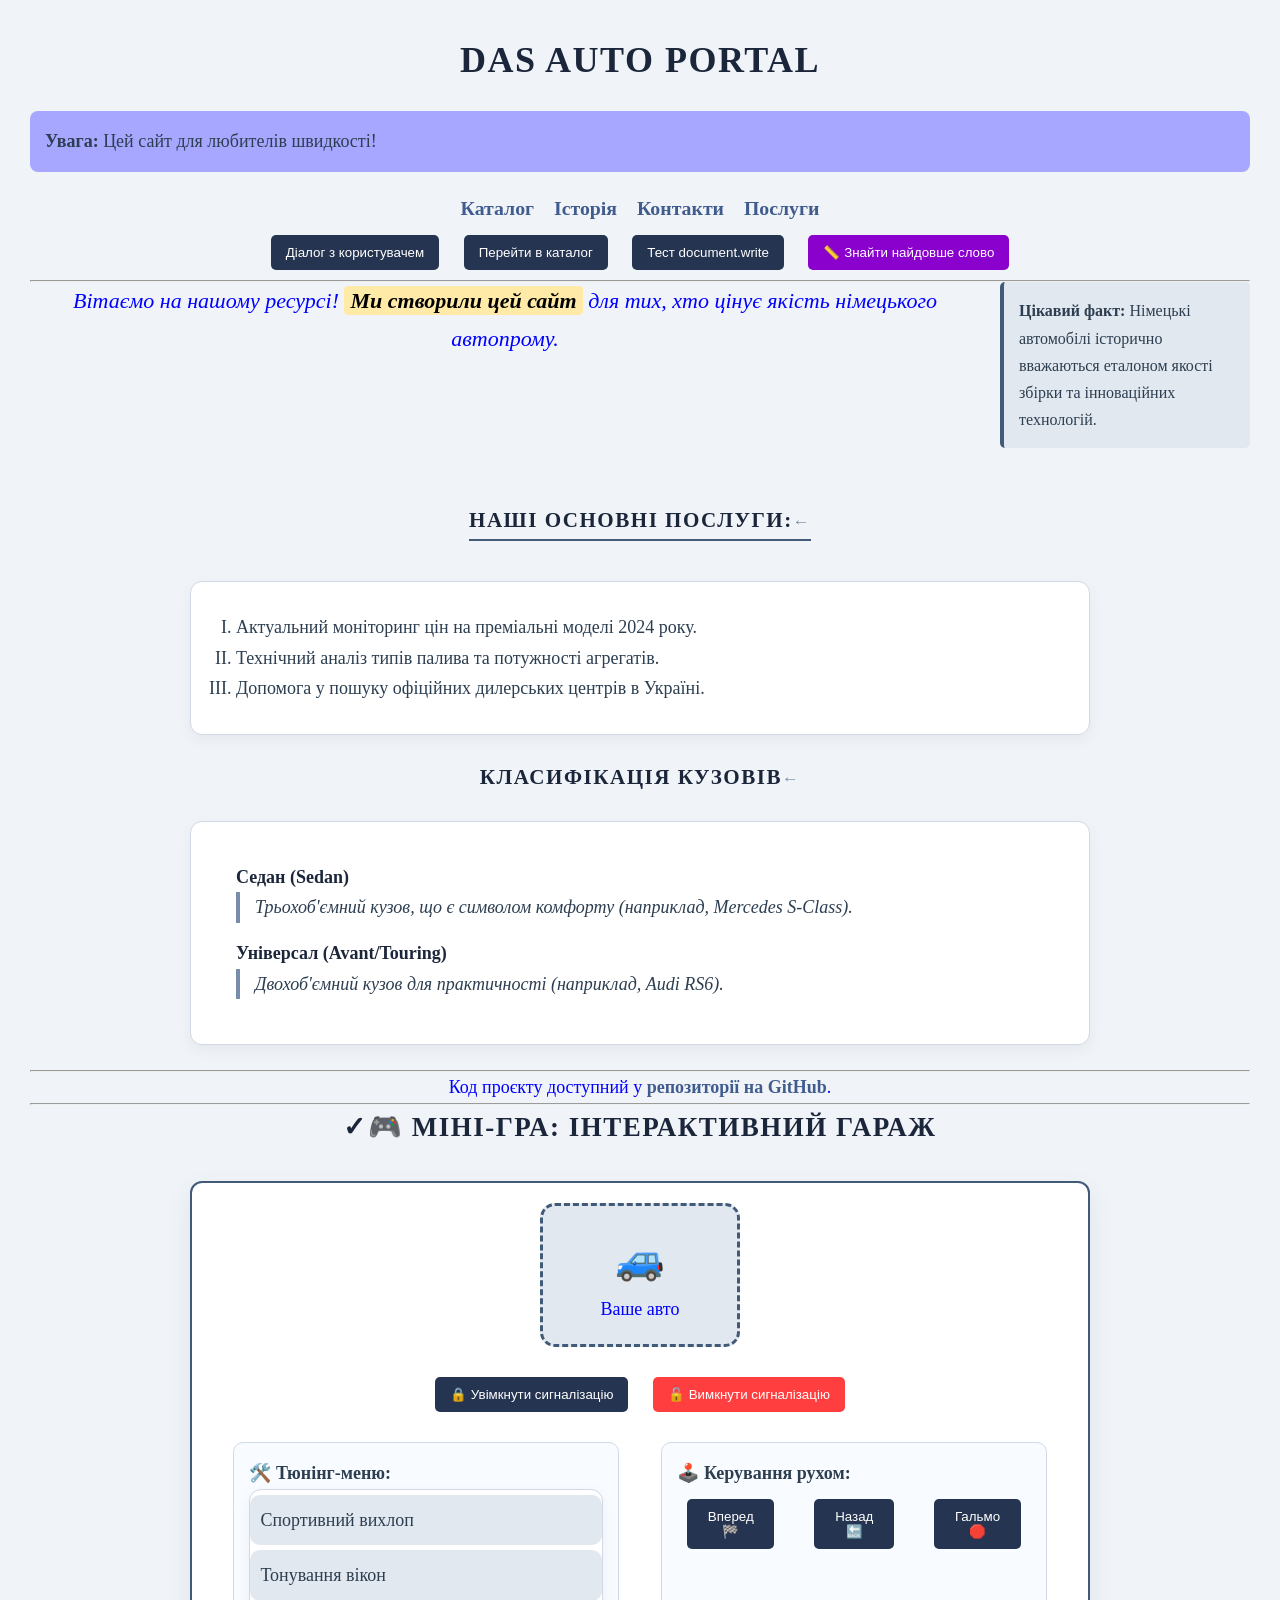
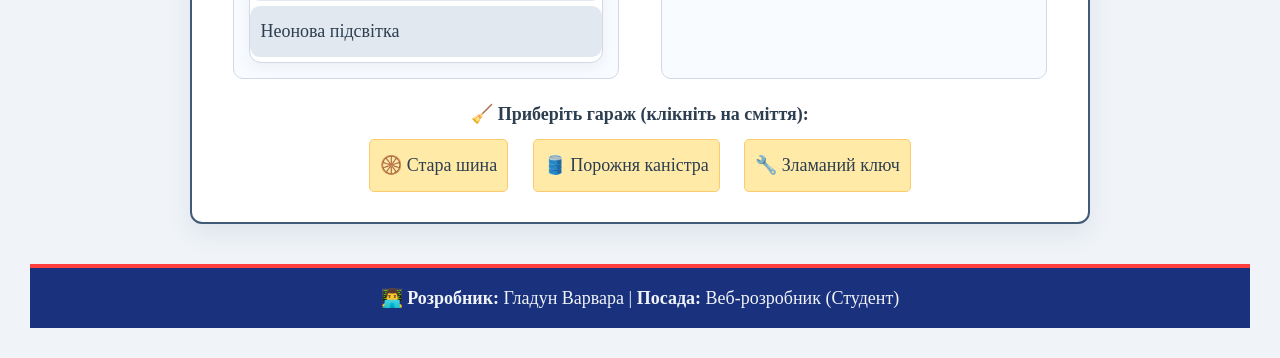
<file: index.html>
<!DOCTYPE html>
<html lang="uk">

<head>
    <meta charset="UTF-8">
    <meta name="author" content="Hladun Varvara">
    <title>Das Auto Portal — Головна</title>
    <link rel="stylesheet" href="style.css">

    <style>
        a {
            color: #405b8e;
            font-weight: bold;
        }
        
        p {
            color: blue !important;
        }
        
        .action-btn {
            margin: 10px;
            padding: 10px 15px;
            cursor: pointer;
            background: #253450;
            color: white;
            border: none;
            border-radius: 5px;
        }
    </style>
</head>

<body>
    <h1 id="main-title">Das Auto Portal</h1>

    <p align="center" style="font-size: 1.1em; word-spacing: 15px;">
        <a href="brands.html"><b>Каталог</b></a>
        <a href="history.html"><b>Історія</b></a>
        <a href="contacts.html"><b>Контакти</b></a>
        <a href="#services"><b>Послуги</b></a>
    </p>

    <!-- Панель кнопок для виклику функцій з зовнішнього скрипта -->
    <div align="center">
        <button class="action-btn" onclick="userDialog()">Діалог з користувачем</button>
        <button class="action-btn" onclick="redirectToCatalog()">Перейти в каталог</button>
        <button class="action-btn" onclick="testDocumentWrite()">Тест document.write</button>
        <button id="compare-strings-btn" class="action-btn" style="background: #8a01ce;">📏 Знайти найдовше слово</button>

    </div>

    <hr>

    <div class="clearfix">
        <div class="float-right" id="fact-block">
            <b>Цікавий факт:</b> Німецькі автомобілі історично вважаються еталоном якості збірки та інноваційних технологій.
        </div>
        <p style="text-align: center ; font-size: 22px; color: #ff3f3f ; font-style: italic;">
            Вітаємо на нашому ресурсі! <span class="accent">Ми створили цей сайт</span> для тих, хто цінує якість німецького автопрому.
        </p>
    </div>

    <h3 id="services">Наші основні послуги:</h3>
    <ol type="I" id="services-list">
        <li>Актуальний моніторинг цін на преміальні моделі 2024 року.</li>
        <li>Технічний аналіз типів палива та потужності агрегатів.</li>
        <li class="remove-me">Допомога у пошуку офіційних дилерських центрів в Україні.</li>
    </ol>

    <h3>Класифікація кузовів</h3>
    <dl>
        <dt><b>Седан (Sedan)</b></dt>
        <dd>Трьохоб'ємний кузов, що є символом комфорту (наприклад, Mercedes S-Class).</dd>
        <dt><b>Універсал (Avant/Touring)</b></dt>
        <dd>Двохоб'ємний кузов для практичності (наприклад, Audi RS6).</dd>
    </dl>

    <hr>
    <p align="center">
        Код проєкту доступний у <a href="https://github.com/varyuuun/cars_project" target="_blank">репозиторії на GitHub</a>.
    </p>


    <script>
        // Застосування функцій alert, prompt, confirm 
        let isReady = confirm("Бажаєте налаштувати сторінку під себе?");
        if (isReady) {
            let userName = prompt("Як вас звати?", "Гість");
            if (userName) {
                alert("Вітаємо, " + userName + ", на порталі Das Auto!");
            }
        } else {
            alert("Ви переглядаєте сторінку у стандартному режимі.");
        }
    </script>

    <hr>
    <h2 id="game-title">🎮 Міні-гра: Інтерактивний Гараж</h2>

    <div class="game-container">
        <!-- Машинка. onmouseenter додано через атрибут -->
        <div id="game-car" class="car-object" onmouseenter="inspectCar()">
            <span style="font-size: 40px;">🚙</span>
            <p>Ваше авто</p>
        </div>

        <div align="center" style="margin-top: 20px;">
            <button id="lock-btn" class="action-btn">🔒 Увімкнути сигналізацію</button>
            <button id="unlock-btn" class="action-btn" style="background: #ff3f3f;">🔓 Вимкнути сигналізацію</button>
        </div>

        <div class="game-panels">
            <!-- Меню списку: Тюнінг (Делегування) -->
            <div class="panel">
                <h4>🛠️ Тюнінг-меню:</h4>
                <ul id="tuning-list" class="tuning-list">
                    <li>Спортивний вихлоп</li>
                    <li>Тонування вікон</li>
                    <li>Неонова підсвітка</li>
                </ul>
            </div>

            <!-- Меню кнопок: Рух (data-action) -->
            <div class="panel">
                <h4>🕹️ Керування рухом:</h4>
                <div id="drive-menu" class="nav-menu">
                    <button data-action="forward" class="action-btn">Вперед 🏁</button>
                    <button data-action="reverse" class="action-btn">Назад 🔙</button>
                    <button data-action="stop" class="action-btn">Гальмо 🛑</button>
                </div>
            </div>
        </div>

        <!-- Патерн Behavior -->
        <div align="center" style="margin-top: 20px;">
            <h4>🧹 Приберіть гараж (клікніть на сміття):</h4>
            <span data-behavior="clean" class="junk-item">🛞 Стара шина</span>
            <span data-behavior="clean" class="junk-item">🛢️ Порожня каністра</span>
            <span data-behavior="clean" class="junk-item">🔧 Зламаний ключ</span>
        </div>
    </div>

    <script src="script.js"></script>
</body>

</html>
</file>
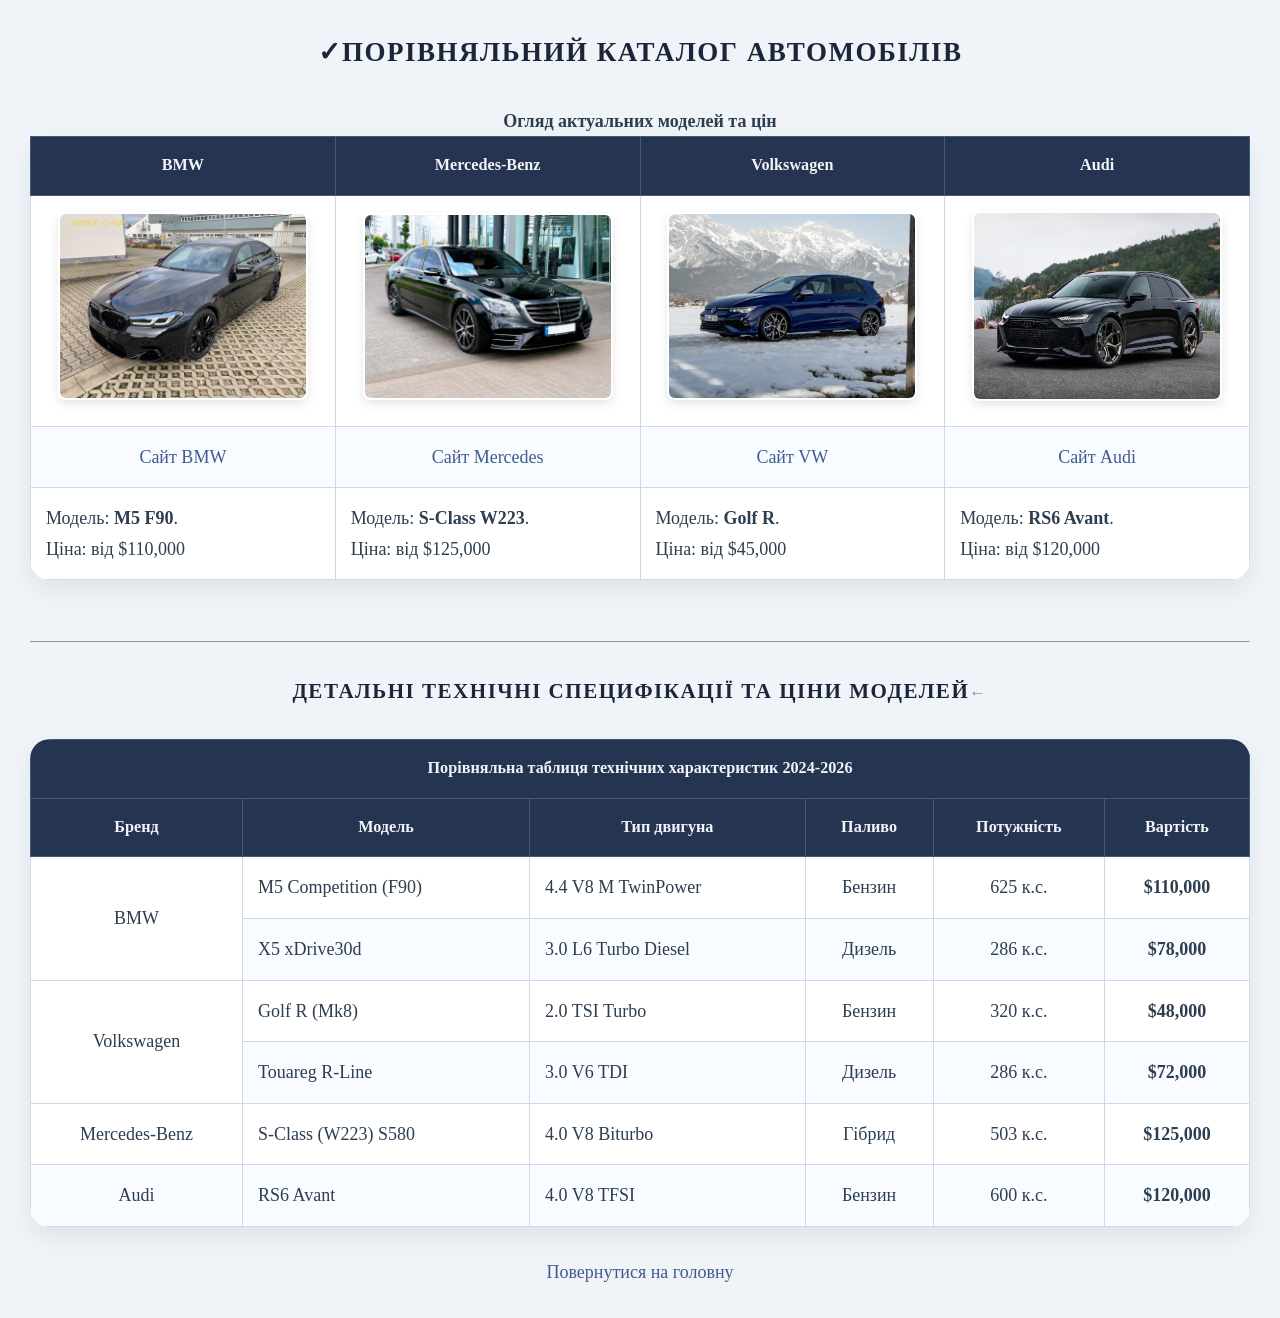
<file: brands.html>
<!DOCTYPE html>
<html lang="uk">

<head>
    <meta charset="UTF-8">
    <title>Бренди та Характеристики</title>
    <link rel="stylesheet" href="style.css">
</head>

<body>
    <h2>Порівняльний каталог автомобілів</h2>

    <table>
        <caption><b>Огляд актуальних моделей та цін</b></caption>
        <thead>
            <tr>
                <th>BMW</th>
                <th>Mercedes-Benz</th>
                <th>Volkswagen</th>
                <th>Audi</th>
            </tr>
        </thead>
        <tbody>
            <tr>
                <td align="center"><img src="images/bmw.m5.jpg" width="250" alt="BMW"></td>
                <td align="center"><img src="images/mers.sclass.jpg" width="250" alt="Mers"></td>
                <td align="center"><img src="images/golf.r.jpg" width="250" alt="VW"></td>
                <td align="center"><img src="images/audi-rs6-avant.avif" width="250" height="190" alt="Audi"></td>
            </tr>
            <tr>
                <td align="center"><a href="https://bmw.ua" target="_blank">Сайт BMW</a></td>
                <td align="center"><a href="https://mercedes-benz.ua" target="_blank">Сайт Mercedes</a></td>
                <td align="center"><a href="https://volkswagen.ua" target="_blank">Сайт VW</a></td>
                <td align="center"><a href="https://audi.ua" target="_blank">Сайт Audi</a></td>
            </tr>
            <tr>
                <td>Модель: <b>M5 F90</b>.<br>Ціна: від $110,000</td>
                <td>Модель: <b>S-Class W223</b>.<br>Ціна: від $125,000</td>
                <td>Модель: <b>Golf R</b>.<br>Ціна: від $45,000</td>
                <td>Модель: <b>RS6 Avant</b>.<br>Ціна: від $120,000</td>
            </tr>
        </tbody>
    </table>

    <br>
    <hr>
    <br>

    <h3>Детальні технічні специфікації та ціни моделей</h3>

    <table>
        <thead>
            <tr>
                <th colspan="6">Порівняльна таблиця технічних характеристик 2024-2026</th>
            </tr>
            <tr style="background-color: #dfe6e9; color: #1b263b;">
                <th>Бренд</th>
                <th>Модель</th>
                <th>Тип двигуна</th>
                <th>Паливо</th>
                <th>Потужність</th>
                <th>Вартість</th>
            </tr>
        </thead>
        <tbody>
            <tr>
                <td rowspan="2" align="center">BMW</td>
                <td>M5 Competition (F90)</td>
                <td>4.4 V8 M TwinPower</td>
                <td align="center">Бензин</td>
                <td align="center">625 к.с.</td>
                <td align="center"><b>$110,000</b></td>
            </tr>
            <tr>
                <td>X5 xDrive30d</td>
                <td>3.0 L6 Turbo Diesel</td>
                <td align="center">Дизель</td>
                <td align="center">286 к.с.</td>
                <td align="center"><b>$78,000</b></td>
            </tr>
            <tr>
                <td rowspan="2" align="center">Volkswagen</td>
                <td>Golf R (Mk8)</td>
                <td>2.0 TSI Turbo</td>
                <td align="center">Бензин</td>
                <td align="center">320 к.с.</td>
                <td align="center"><b>$48,000</b></td>
            </tr>
            <tr>
                <td>Touareg R-Line</td>
                <td>3.0 V6 TDI</td>
                <td align="center">Дизель</td>
                <td align="center">286 к.с.</td>
                <td align="center"><b>$72,000</b></td>
            </tr>
            <tr>
                <td align="center">Mercedes-Benz</td>
                <td>S-Class (W223) S580</td>
                <td>4.0 V8 Biturbo</td>
                <td align="center">Гібрид</td>
                <td align="center">503 к.с.</td>
                <td align="center"><b>$125,000</b></td>
            </tr>
            <tr>
                <td align="center">Audi</td>
                <td>RS6 Avant</td>
                <td>4.0 V8 TFSI</td>
                <td align="center">Бензин</td>
                <td align="center">600 к.с.</td>
                <td align="center"><b>$120,000</b></td>
            </tr>
        </tbody>
    </table>

    <p align="center"><a href="index.html">Повернутися на головну</a></p>
</body>

</html>
</file>
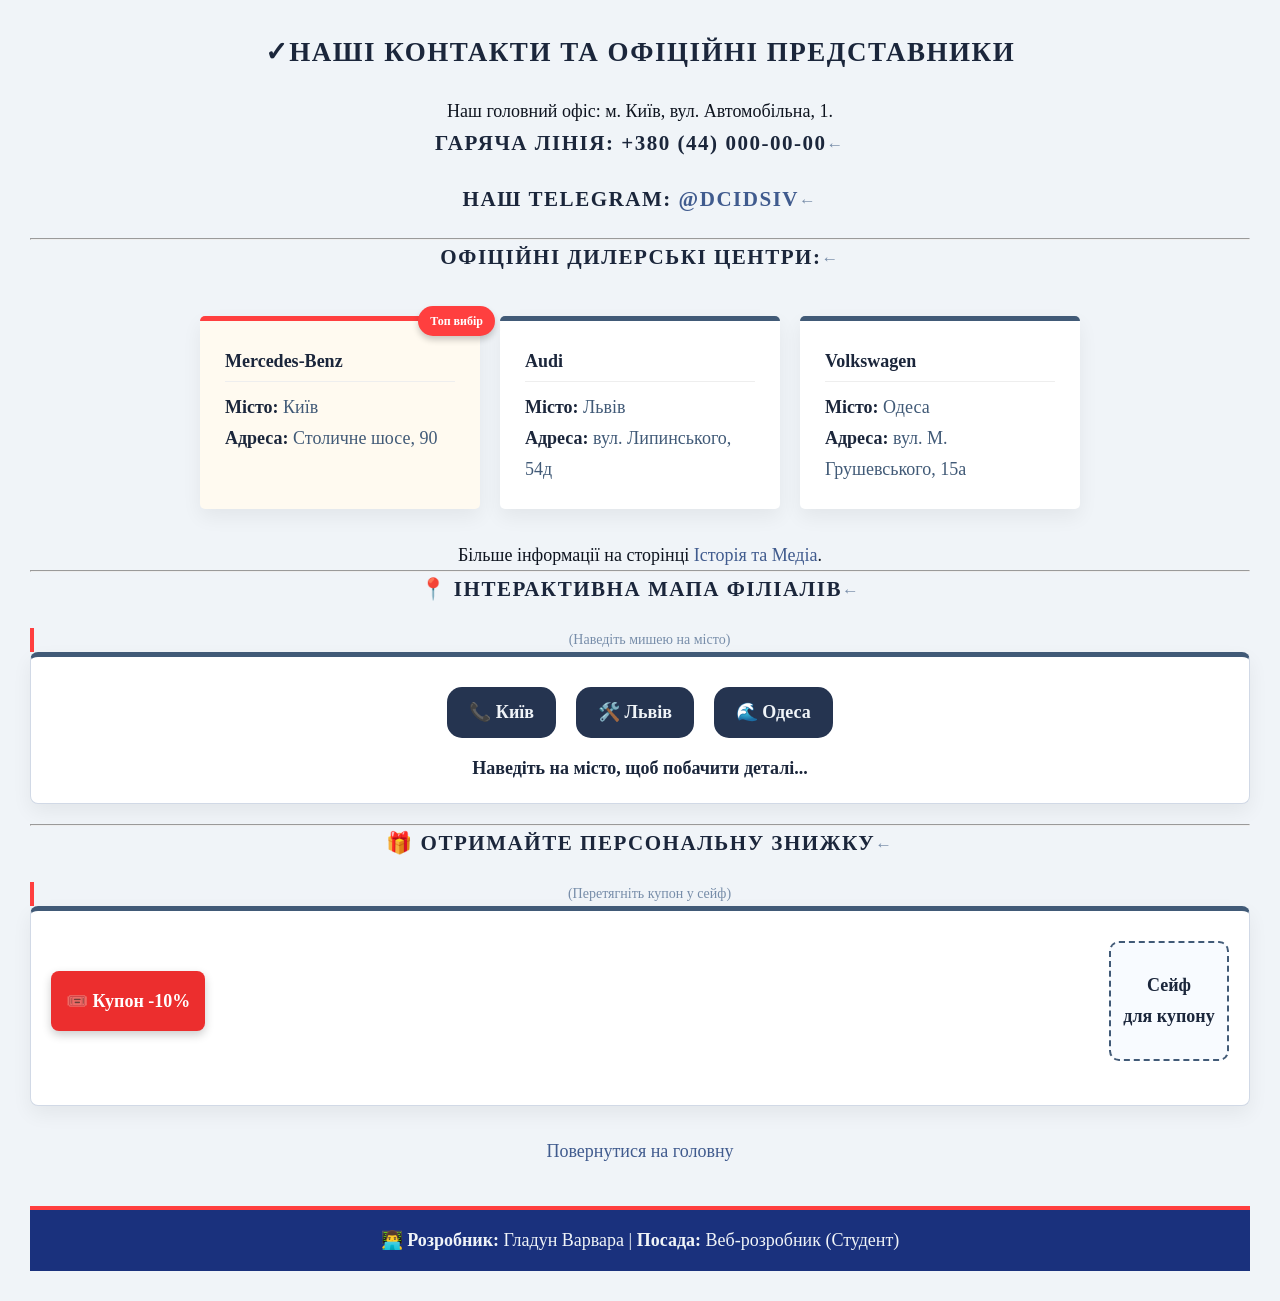
<file: contacts.html>
<!DOCTYPE html>
<html lang="uk">

<head>
    <meta charset="UTF-8">
    <title>Контакти та Дилери</title>
    <link rel="stylesheet" href="style.css">
</head>

<body>
    <h2>Наші контакти та офіційні представники</h2>
    <p align="center">Наш головний офіс: м. Київ, вул. Автомобільна, 1.</p>

    <div align="center">
        <h3>Гаряча лінія: +380 (44) 000-00-00</h3>
        <h3>Наш Telegram: <a href="#">@dcidsiv</a></h3>
    </div>

    <hr>
    <h3 align="center">Офіційні дилерські центри:</h3>

    <div class="dealer-grid">
        <div class="dealer-card relative-box">
            <div class="absolute-badge">Топ вибір</div>
            <h4>Mercedes-Benz</h4>
            <p><b>Місто:</b> Київ</p>
            <p><b>Адреса:</b> Столичне шосе, 90</p>
        </div>
        <div class="dealer-card">
            <h4>Audi</h4>
            <p><b>Місто:</b> Львів</p>
            <p><b>Адреса:</b> вул. Липинського, 54д</p>
        </div>
        <div class="dealer-card">
            <h4>Volkswagen</h4>
            <p><b>Місто:</b> Одеса</p>
            <p><b>Адреса:</b> вул. М. Грушевського, 15а</p>
        </div>
    </div>

    <br>
    <p align="center">Більше інформації на сторінці <a href="history.html">Історія та Медіа</a>.</p>

    <hr>
    <h3 align="center">📍 Інтерактивна мапа філіалів</h3>
    <p align="center" style="font-size: 14px; color: #778da9;">(Наведіть мишею на місто)</p>

    <div id="interactive-dealers" style="padding: 20px; background: #e2e8f0; border-radius: 10px; margin-bottom: 20px;">
        <div class="dealer-grid" id="hover-grid" style="margin-top: 10px;">
            <span class="dealer-badge" data-info="Головний офіс: працює 24/7">📞 Київ</span>
            <span class="dealer-badge" data-info="Знижки 15% на сервісне обслуговування">🛠️ Львів</span>
            <span class="dealer-badge" data-info="Запишіться на безкоштовний тест-драйв">🌊 Одеса</span>
        </div>
        <p id="dealer-info" style="text-align: center; font-weight: bold; min-height: 25px; margin-top: 15px; color: #1b263b;">
            Наведіть на місто, щоб побачити деталі...
        </p>
    </div>

    <hr>
    <h3 align="center">🎁 Отримайте персональну знижку</h3>
    <p align="center" style="font-size: 14px; color: #778da9;">(Перетягніть купон у сейф)</p>

    <div id="drag-container" style="position: relative; height: 200px; border: 2px dashed #415a77; border-radius: 10px; background: #ffffff; margin-bottom: 30px; overflow: hidden;">

        <div id="drop-zone" style="position: absolute; right: 20px; top: 30px; width: 120px; height: 120px; border: 2px solid #8a01ce; border-radius: 10px; display: flex; align-items: center; justify-content: center; background: #f8fbff; text-align: center; font-weight: bold;">
            Сейф<br>для купону
        </div>

        <div id="drag-item" style="position: absolute; left: 20px; top: 60px; padding: 15px; background: #ff3f3f; color: white; border-radius: 8px; cursor: grab; font-weight: bold; user-select: none; box-shadow: 0 4px 10px rgba(0,0,0,0.2);">
            🎟️ Купон -10%
        </div>

    </div>

    <p align="center"><a href="index.html">Повернутися на головну</a></p>
    <script src="script.js"></script>
</body>

</html>
</file>
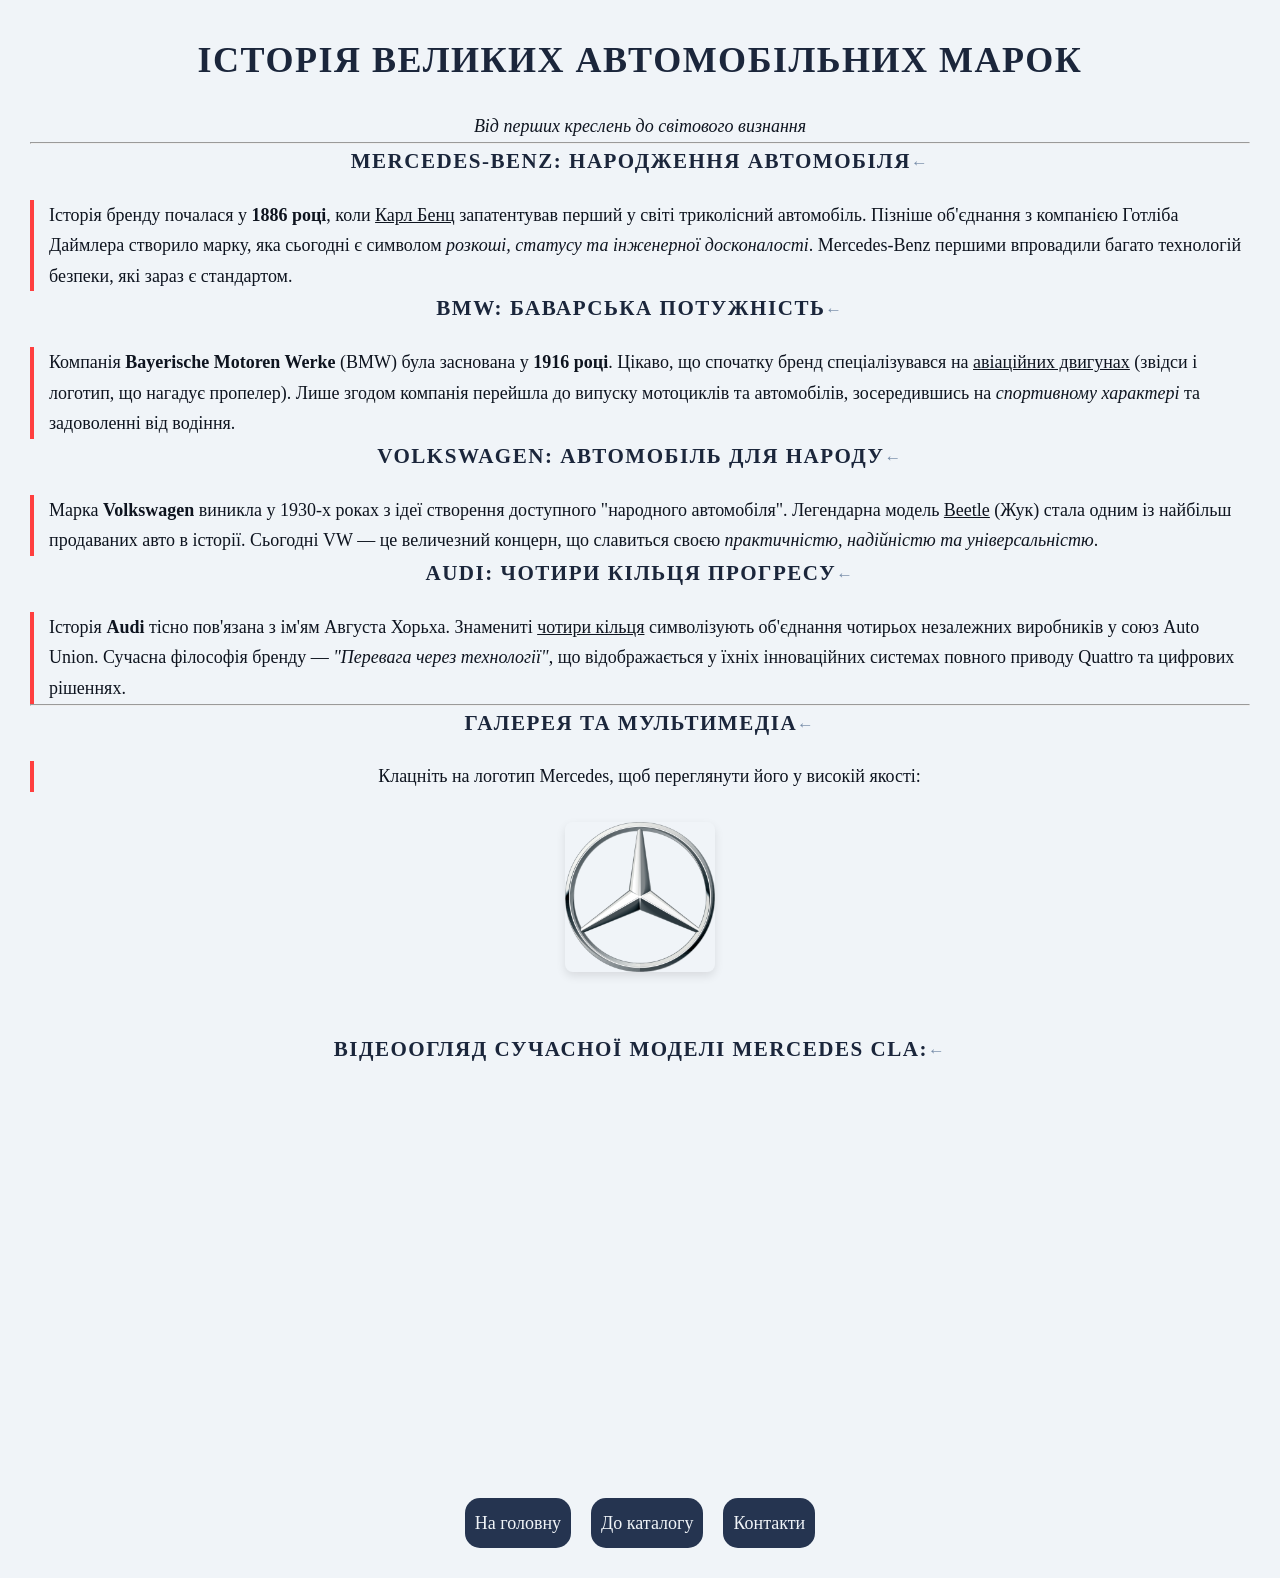
<file: history.html>
<!DOCTYPE html>
<html lang="uk">

<head>
    <meta charset="UTF-8">
    <title>Історія брендів та Медіа</title>
    <link rel="stylesheet" href="style.css">
</head>

<body>

    <h1>Історія великих автомобільних марок</h1>
    <p align="center"><i>Від перших креслень до світового визнання</i></p>

    <hr>

    <h3>Mercedes-Benz: Народження автомобіля</h3>
    <p>Історія бренду почалася у <b>1886 році</b>, коли <u>Карл Бенц</u> запатентував перший у світі триколісний автомобіль. Пізніше об'єднання з компанією Готліба Даймлера створило марку, яка сьогодні є символом <i>розкоші, статусу та інженерної досконалості</i>.
        Mercedes-Benz першими впровадили багато технологій безпеки, які зараз є стандартом.</p>

    <h3>BMW: Баварська потужність</h3>
    <p>Компанія <b>Bayerische Motoren Werke</b> (BMW) була заснована у <b>1916 році</b>. Цікаво, що спочатку бренд спеціалізувався на <u>авіаційних двигунах</u> (звідси і логотип, що нагадує пропелер). Лише згодом компанія перейшла до випуску мотоциклів
        та автомобілів, зосередившись на <i>спортивному характері</i> та задоволенні від водіння.</p>

    <h3>Volkswagen: Автомобіль для народу</h3>
    <p>Марка <b>Volkswagen</b> виникла у 1930-х роках з ідеї створення доступного "народного автомобіля". Легендарна модель <u>Beetle</u> (Жук) стала одним із найбільш продаваних авто в історії. Сьогодні VW — це величезний концерн, що славиться своєю <i>практичністю, надійністю та універсальністю</i>.</p>

    <h3>Audi: Чотири кільця прогресу</h3>
    <p>Історія <b>Audi</b> тісно пов'язана з ім'ям Августа Хорьха. Знамениті <u>чотири кільця</u> символізують об'єднання чотирьох незалежних виробників у союз Auto Union. Сучасна філософія бренду — <i>"Перевага через технології"</i>, що відображається у
        їхніх інноваційних системах повного приводу Quattro та цифрових рішеннях.</p>

    <hr>

    <h3>Галерея та Мультимедіа</h3>
    <p align="center">Клацніть на логотип Mercedes, щоб переглянути його у високій якості:</p>
    <div align="center">
        <a href="images/Mercedes-Logo.png" target="_blank">
            <img src="images/Mercedes-Logo.png" alt="Mercedes Benz Logo" class="car-preview">
        </a>
    </div>

    <br>
    <h3 align="center">Відеоогляд сучасної моделі Mercedes CLA:</h3>
    <iframe width="700" height="400" src="https://www.youtube.com/embed/2k_6t1AusI4" title="YouTube video player" frameborder="0" allowfullscreen></iframe>

    <br>
    <div class="nav-menu">
        <a href="index.html" class="nav-button">На головну</a>
        <a href="brands.html" class="nav-button">До каталогу</a>
        <a href="contacts.html" class="nav-button">Контакти</a>
    </div>

</body>

</html>
</file>
<file: style.css>
* {
    margin: 0;
    padding: 0;
    box-sizing: border-box;
}


/* 1. Загальні налаштування */

body {
    background-color: #f0f4f8;
    font-family: 'Times New Roman', Times, serif;
    font-size: 18px;
    color: #2c3e50;
    line-height: 1.7;
    margin: 0;
    padding: 30px;
}

#services {
    display: block;
    text-align: center;
    margin: 40px auto;
    color: #1b263b;
    width: fit-content;
    border-bottom: 2px solid #415a77;
}


/* 2. Заголовки (HN) */

h1,
h2,
h3 {
    color: #1b263b;
    text-align: center;
    text-transform: uppercase;
    letter-spacing: 1.5px;
    margin-bottom: 20px;
}

p {
    color: #0e141f;
}


/*Псевдокласи для посилань */

a:link {
    color: #405b8e;
    text-decoration: none;
    transition: 0.3s ease;
}

a:visited {
    color: #8a01ce;
}

a:hover {
    color: #0e141f;
}

a:active {
    color: #ff3f3f;
}


/* 4. Списки та блоки */

ul,
ol,
dl {
    background-color: #ffffff;
    padding: 30px 45px;
    border-radius: 12px;
    max-width: 900px;
    margin: 25px auto;
    border: 1px solid #d1d9e6;
    box-shadow: 0 5px 15px rgba(0, 0, 0, 0.05);
}

dt {
    font-weight: bold;
    color: #1b263b;
    margin-top: 10px;
}

dd {
    margin-bottom: 15px;
    border-left: 4px solid #778da9;
    padding-left: 15px;
    font-style: italic;
}


/* 5. Таблиці */

table {
    width: 100%;
    border-collapse: collapse;
    background: #ffffff;
    margin: 30px 0;
    border-radius: 20px;
    overflow: hidden;
    box-shadow: 0 10px 25px rgba(65, 90, 119, 0.1);
}

th {
    background-color: #253450;
    color: #f0f4f8;
    padding: 15px;
    border: 1px solid #415a77;
    font-size: 0.9em;
}

td {
    padding: 15px;
    border: 1px solid #d1d9e6;
}

tr:nth-child(even) {
    background-color: #f8fbff;
}


/* 6. Картки дилерів */

.dealer-grid {
    display: flex;
    flex-wrap: wrap;
    gap: 20px;
    justify-content: center;
    margin-top: 40px;
}

.dealer-card {
    background: #ffffff;
    border-top: 5px solid #415a77;
    padding: 25px;
    width: 280px;
    box-shadow: 0 8px 20px rgba(0, 0, 0, 0.06);
    border-radius: 5px;
    transition: transform 0.3s;
}

.dealer-card:hover {
    transform: translateY(-5px);
}

.dealer-card h4 {
    margin: 0 0 10px 0;
    color: #1b263b;
    border-bottom: 1px solid #eee;
    padding-bottom: 5px;
}

.nav-menu {
    display: flex;
    justify-content: center;
    gap: 20px;
}


/* 7. Зображення */

.car-preview {
    border: none;
    width: 150px;
    height: auto;
    display: block;
    margin: 30px auto;
}

img {
    border-radius: 8px;
    border: 2px solid #fff;
    box-shadow: 0 4px 10px rgba(0, 0, 0, 0.1);
}


/* 8. Контекстні, дочірні та сусідні селектори */

.dealer-card p {
    color: #415a77;
}

.dealer-card p b {
    color: #1b263b;
}

.nav-menu>a {
    background-color: #253450;
    color: #f0f4f8;
    padding: 10px;
    border-radius: 15px;
    display: inline-block;
}

.nav-menu>a:hover {
    background-color: #141a2d;
}

h3+p {
    border-left: 4px solid #ff3f3f;
    padding-left: 15px;
}


/* Властивість Position */

.relative-box {
    position: relative;
}

.absolute-badge {
    position: absolute;
    top: -15px;
    right: -15px;
    background-color: #ff3f3f;
    color: #fff;
    padding: 5px 12px;
    border-radius: 20px;
    font-size: 12px;
    font-weight: bold;
    box-shadow: 0 4px 6px rgba(0, 0, 0, 0.2);
}


/* Властивість Float та очищення обтікання */

.float-right {
    float: right;
    width: 250px;
    background-color: #e2e8f0;
    padding: 15px;
    margin: 0 0 15px 20px;
    border-left: 4px solid #415a77;
    font-size: 16px;
    border-radius: 5px;
}

.clearfix::after {
    content: "";
    display: table;
    clear: both;
}

span.accent {
    background-color: #ffeaa7;
    padding: 2px 6px;
    border-radius: 4px;
    color: #000 !important;
    font-weight: bold;
}


/* Псевдоклас :first-child (виділення першої картки) */

.dealer-grid .dealer-card:first-child {
    border-top: 5px solid #ff3f3f;
    background-color: #fffaf0;
}


/* Псевдоелементи :before та :after */

h2::before {
    content: "✓";
}

h3::after {
    content: "←";
    color: #778da9;
    font-size: 0.8em;
}


/*  Стилі для міні-гри */

.game-container {
    background: #ffffff;
    border: 2px solid #415a77;
    border-radius: 12px;
    padding: 20px;
    max-width: 900px;
    margin: 30px auto;
    box-shadow: 0 10px 25px rgba(65, 90, 119, 0.1);
}

.car-object {
    width: 200px;
    margin: 0 auto;
    padding: 20px;
    background: #e2e8f0;
    border: 3px dashed #415a77;
    border-radius: 15px;
    text-align: center;
    cursor: pointer;
    transition: all 0.4s ease;
}

.game-panels {
    display: flex;
    justify-content: space-around;
    flex-wrap: wrap;
    margin-top: 20px;
}

.panel {
    background: #f8fbff;
    padding: 15px;
    border-radius: 10px;
    border: 1px solid #d1d9e6;
    width: 45%;
}

.tuning-list {
    list-style: none;
    padding: 0;
    margin: 0;
}

.tuning-list li {
    padding: 10px;
    margin: 5px 0;
    background: #e2e8f0;
    border-radius: 10px;
    cursor: pointer;
    transition: 0.3s;
}


/* Клас для підсвічування списку (Делегування) */

.highlighted-tuning {
    background: #405b8e !important;
    color: white;
    font-weight: bold;
    transform: scale(1.05);
}

.junk-item {
    display: inline-block;
    margin: 10px;
    padding: 10px;
    background: #ffeaa7;
    border: 1px solid #fdcb6e;
    border-radius: 5px;
    cursor: pointer;
    transition: 0.3s;
}


/* Стилі лаба8 */

#interactive-dealers,
#drag-container {
    background: #ffffff !important;
    border: 1px solid #d1d9e6 !important;
    border-top: 5px solid #415a77 !important;
    box-shadow: 0 8px 20px rgba(0, 0, 0, 0.06) !important;
    border-radius: 8px !important;
}

.dealer-badge {
    padding: 10px 22px;
    background: #253450;
    color: #f0f4f8;
    border-radius: 15px;
    font-weight: bold;
    cursor: pointer;
    transition: all 0.3s ease;
    display: inline-block;
    border: none;
}

.dealer-badge.hovered {
    background: #2e7acc !important;
    transform: translateY(-3px);
    box-shadow: 0 5px 12px rgba(255, 63, 63, 0.3);
}

#drop-zone {
    border: 2px dashed #415a77 !important;
    background: #f8fbff !important;
    color: #1b263b;
    transition: all 0.4s ease;
}

#drag-item {
    background: #ec2e2e !important;
    color: white;
    border-radius: 5px;
    box-shadow: 0 4px 10px rgba(0, 0, 0, 0.15);
}
</file>
